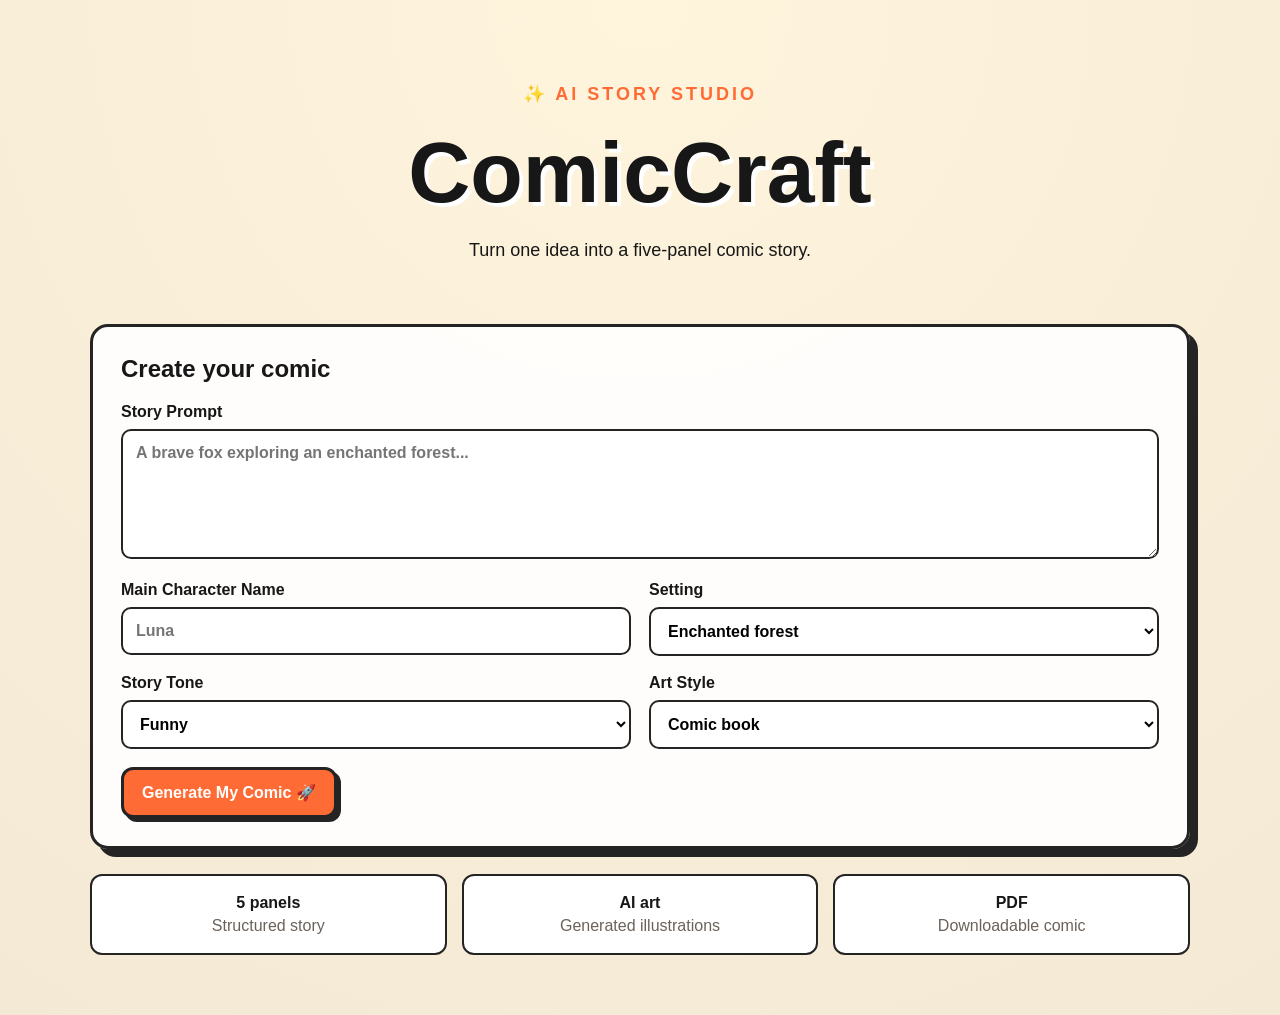
<file: templates/index.html>
<!DOCTYPE html>
<html lang="en">
<head>
  <meta charset="UTF-8"><meta name="viewport" content="width=device-width,initial-scale=1.0">
  <title>ComicCraft - AI Comic Creator</title><link rel="stylesheet" href="/static/css/style.css">
</head>
<body>
<header class="hero"><div><p class="eyebrow">✨ AI STORY STUDIO</p><h1>ComicCraft</h1><p>Turn one idea into a five-panel comic story.</p></div></header>
<main class="container">
  <section class="card">
    <h2>Create your comic</h2>
    <form action="/generate" method="post" id="comicForm">
      <label>Story Prompt<textarea name="story_prompt" required placeholder="A brave fox exploring an enchanted forest..."></textarea></label>
      <div class="grid">
        <label>Main Character Name<input name="character_name" required placeholder="Luna"></label>
        <label>Setting<select name="setting"><option>Enchanted forest</option><option>School</option><option>Space</option><option>Futuristic city</option><option>Village</option></select></label>
        <label>Story Tone<select name="tone"><option>Funny</option><option>Light-hearted</option><option>Dramatic</option><option>Poetic</option><option>Adventure</option></select></label>
        <label>Art Style<select name="art_style"><option>Comic book</option><option>Anime</option><option>Cartoon</option><option>Pixel art</option><option>Realistic</option></select></label>
      </div>
      <button type="submit" class="primary">Generate My Comic 🚀</button>
    </form>
    <div id="loading" class="loading" hidden>Generating your story and panels… This can take a few minutes.</div>
  </section>
  <section class="info"><div><b>5 panels</b><span>Structured story</span></div><div><b>AI art</b><span>Generated illustrations</span></div><div><b>PDF</b><span>Downloadable comic</span></div></section>
</main>
<script src="/static/js/app.js"></script>
</body></html>
</file>
<file: static/css/style.css>
:root{--ink:#171717;--paper:#fffaf0;--accent:#ff6b35;--line:#242424;--muted:#6b625a}*{box-sizing:border-box}body{margin:0;background:radial-gradient(circle at top,#fff4dc,#f3e9d5);font-family:Arial,Helvetica,sans-serif;color:var(--ink)}.hero{padding:65px 20px 45px;text-align:center}.hero h1{font-size:clamp(48px,8vw,86px);margin:5px 0;text-shadow:4px 4px 0 #fff}.hero p{font-size:18px}.eyebrow{letter-spacing:3px;font-weight:800;color:var(--accent)}.container{width:min(1100px,92%);margin:0 auto 60px}.card{background:rgba(255,255,255,.9);border:3px solid var(--line);box-shadow:8px 8px 0 var(--line);border-radius:18px;padding:28px}.card h2{margin-top:0}.grid{display:grid;grid-template-columns:1fr 1fr;gap:18px;margin:18px 0}label{display:block;font-weight:700}input,textarea,select{width:100%;margin-top:8px;padding:13px;border:2px solid var(--line);border-radius:10px;font:inherit;background:#fff}textarea{min-height:130px;resize:vertical}.primary,.secondary{display:inline-block;border:3px solid var(--line);border-radius:12px;padding:13px 18px;font-weight:800;text-decoration:none;cursor:pointer}.primary{background:var(--accent);color:#fff;box-shadow:4px 4px 0 var(--line)}.secondary{background:#fff;color:var(--ink)}button.primary{font-size:16px}.loading{margin-top:18px;font-weight:700;color:var(--accent)}.info{display:grid;grid-template-columns:repeat(3,1fr);gap:15px;margin-top:25px}.info div{background:#fff;border:2px solid var(--line);border-radius:12px;padding:18px;text-align:center}.info b,.info span{display:block}.info span{color:var(--muted);margin-top:5px}.topbar{display:flex;justify-content:space-between;align-items:center;margin:35px 0}.comic-grid{display:grid;gap:28px}.panel{background:#fff;border:4px solid var(--line);box-shadow:7px 7px 0 var(--line);border-radius:12px;padding:18px}.panel-title span{font-weight:800;color:var(--accent)}.panel-title h2{margin:5px 0 15px}.panel img{width:100%;max-height:650px;object-fit:contain;background:#eee;border:2px solid var(--line)}.scene{font-size:17px}.bubble,.story{border:2px solid var(--line);border-radius:10px;padding:13px;margin-top:12px}.download{margin-top:30px;text-align:center}.button{margin:8px}.center{width:min(700px,92%);margin:12vh auto;text-align:center}.success{font-size:70px;color:#188038}.error{background:#fff0f0;padding:15px;border:2px solid #a00;border-radius:10px;overflow:auto}code{background:#eee;padding:2px 5px}@media(max-width:700px){.grid,.info{grid-template-columns:1fr}.topbar{display:block}.topbar a{margin-top:10px}}
</file>
